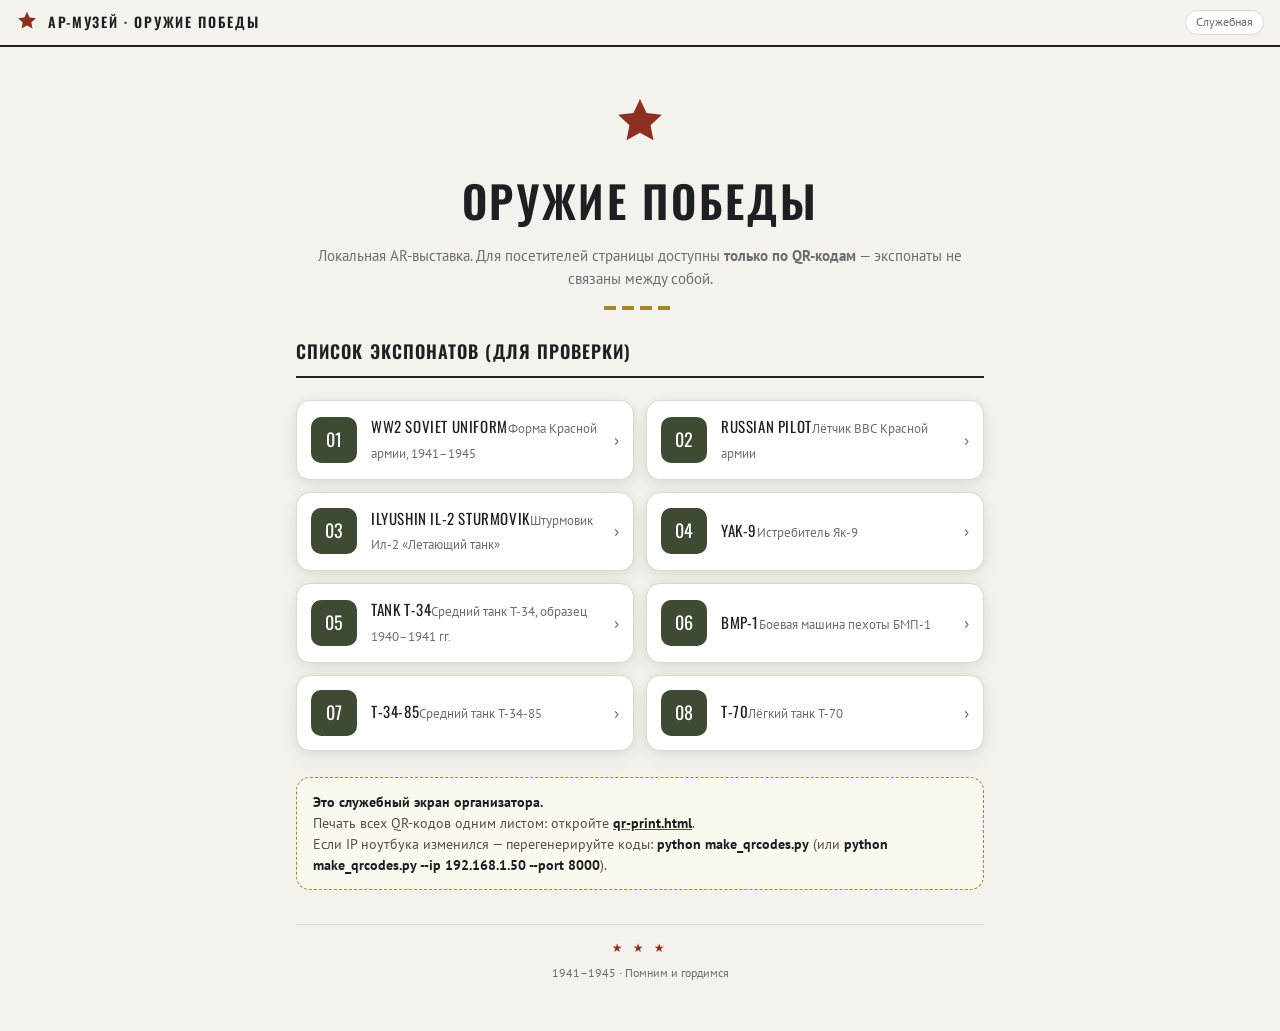
<file: ar-site/index.html>
<!DOCTYPE html>
<html lang="ru">
<head>
<meta charset="utf-8">
<meta name="viewport" content="width=device-width, initial-scale=1, viewport-fit=cover">
<meta name="theme-color" content="#f4f2ec">
<title>Ар-музей «Оружие Победы» — служебная страница</title>
<link href="https://fonts.googleapis.com/css2?family=Oswald:wght@500;600&family=PT+Sans:ital,wght@0,400;0,700&display=swap" rel="stylesheet">
<link rel="stylesheet" href="css/style.css">
</head>
<body>
<header class="topbar">
  <svg class="star" viewBox="0 0 24 24"><path d="M12 .9l2.9 6.2 6.8.8-5 4.6 1.3 6.7L12 15.9 6 19.2l1.3-6.7-5-4.6 6.8-.8z"/></svg>
  <span class="brand">Ар-музей · Оружие Победы</span>
  <span class="ex-id">Служебная</span>
</header>

<main>
  <div class="hero">
    <svg class="big-star" viewBox="0 0 24 24"><path d="M12 .9l2.9 6.2 6.8.8-5 4.6 1.3 6.7L12 15.9 6 19.2l1.3-6.7-5-4.6 6.8-.8z"/></svg>
    <h1>Оружие Победы</h1>
    <p>Локальная AR-выставка. Для посетителей страницы доступны <b>только по QR-кодам</b> —
       экспонаты не связаны между собой.</p>
    <div class="rule"></div>
  </div>

  <section class="facts" style="margin-top:18px">
    <h2>Список экспонатов (для проверки)</h2>
    <div class="catalog" id="catalog"></div>
  </section>

  <div class="note">
    <b>Это служебный экран организатора.</b><br>
    Печать всех QR-кодов одним листом: откройте <a href="qr-print.html"><b>qr-print.html</b></a>.<br>
    Если IP ноутбука изменился — перегенерируйте коды: <b>python make_qrcodes.py</b>
    (или <b>python make_qrcodes.py --ip 192.168.1.50 --port 8000</b>).
  </div>

  <footer class="site"><span class="ribbon">★ ★ ★</span><br>1941–1945 · Помним и гордимся</footer>
</main>

<script src="js/data.js"></script>
<script>
const cat = document.getElementById("catalog");
EXHIBITS.forEach(e => {
  const a = document.createElement("a");
  a.className = "exhibit-card";
  a.href = "pages/" + e.id + ".html";
  a.innerHTML = '<span class="num">' + e.index + '</span><span><span class="t"></span><span class="s"></span></span><span class="arrow">›</span>';
  a.querySelector(".t").textContent = e.title;
  a.querySelector(".s").textContent = e.subtitle;
  cat.appendChild(a);
});
</script>
</body>
</html>
</file>
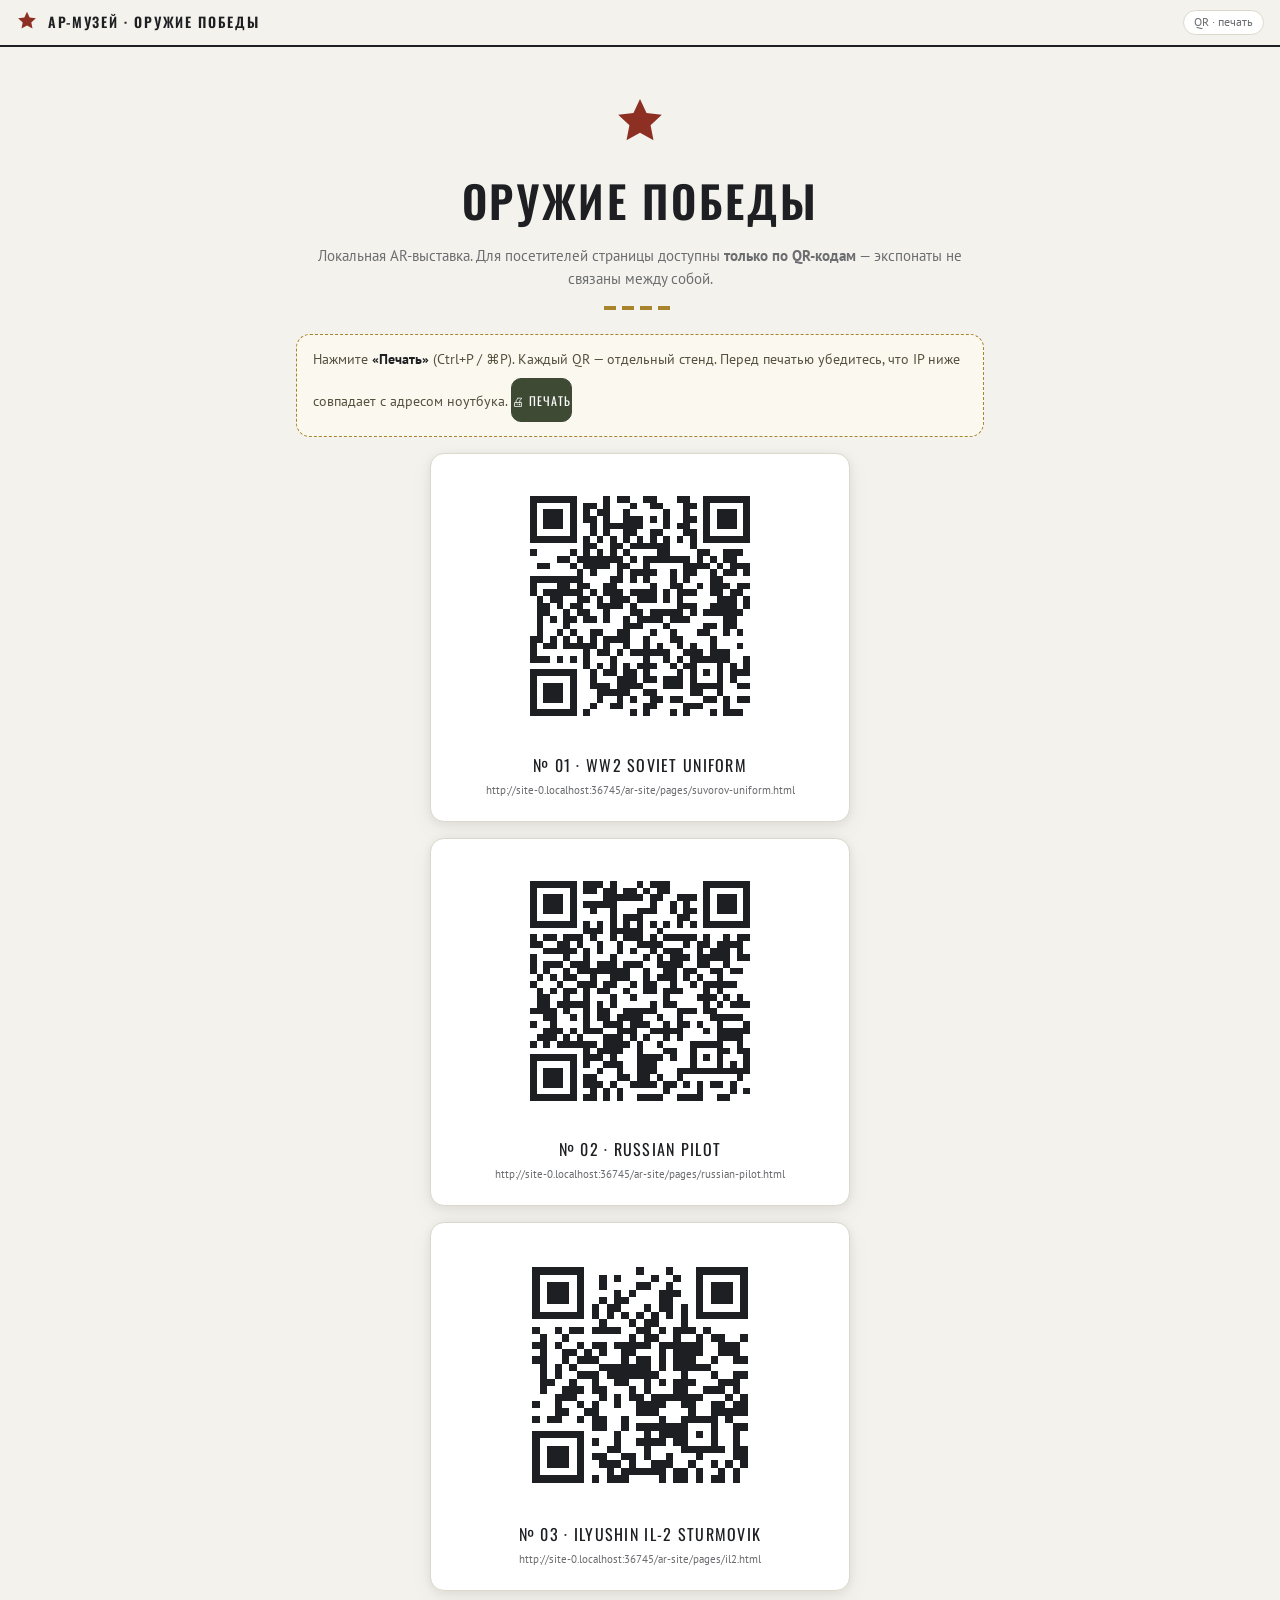
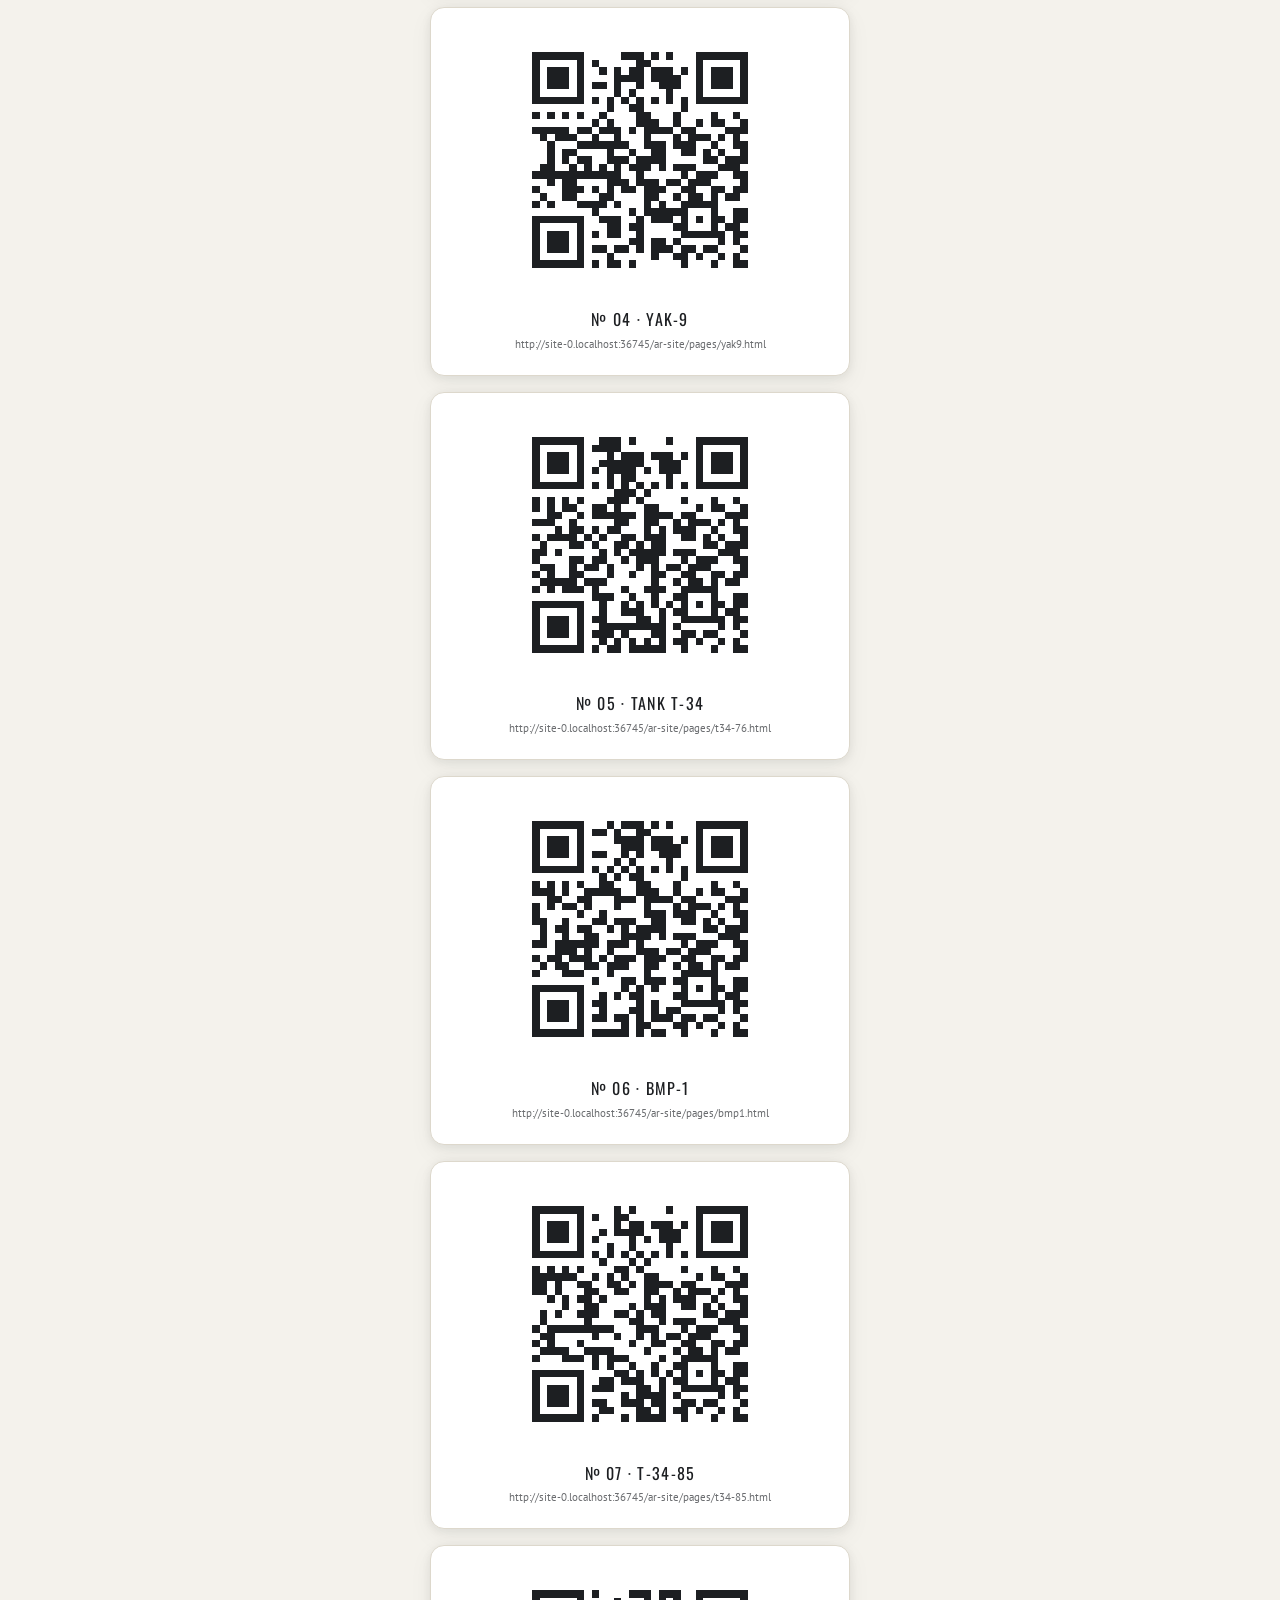
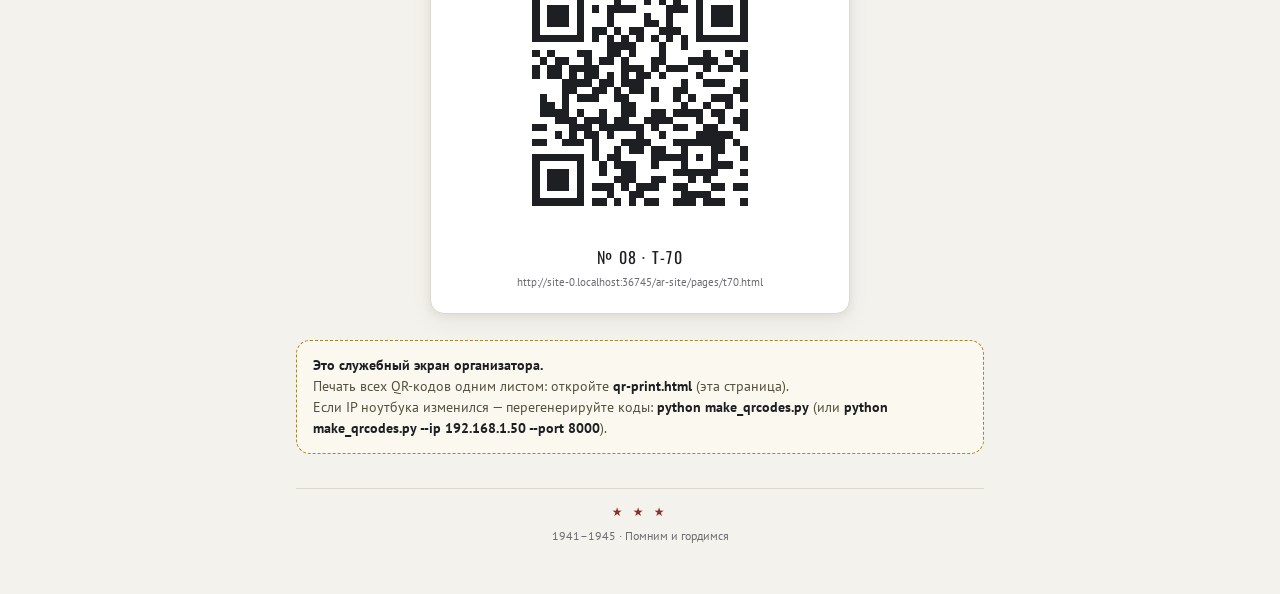
<file: ar-site/qr-print.html>
<!DOCTYPE html>
<html lang="ru">
<head>
<meta charset="utf-8">
<meta name="viewport" content="width=device-width, initial-scale=1, viewport-fit=cover">
<meta name="theme-color" content="#f4f2ec">
<title>Печать QR-кодов — Ар-музей «Оружие Победы»</title>
<link href="https://fonts.googleapis.com/css2?family=Oswald:wght@500;600&family=PT+Sans:ital,wght@0,400;0,700&display=swap" rel="stylesheet">
<link rel="stylesheet" href="css/style.css">
</head>
<body>
<header class="topbar">
  <svg class="star" viewBox="0 0 24 24"><path d="M12 .9l2.9 6.2 6.8.8-5 4.6 1.3 6.7L12 15.9 6 19.2l1.3-6.7-5-4.6 6.8-.8z"/></svg>
  <span class="brand">Ар-музей · Оружие Победы</span>
  <span class="ex-id">QR · печать</span>
</header>

<main>
  <div class="hero">
    <svg class="big-star" viewBox="0 0 24 24"><path d="M12 .9l2.9 6.2 6.8.8-5 4.6 1.3 6.7L12 15.9 6 19.2l1.3-6.7-5-4.6 6.8-.8z"/></svg>
    <h1>Оружие Победы</h1>
    <p>Локальная AR-выставка. Для посетителей страницы доступны <b>только по QR-кодам</b> —
       экспонаты не связаны между собой.</p>
    <div class="rule"></div>
  </div>

  <div class="no-print note" style="margin:14px 0">
    Нажмите <b>«Печать»</b> (Ctrl+P / ⌘P). Каждый QR — отдельный стенд.
    Перед печатью убедитесь, что IP ниже совпадает с адресом ноутбука.
    <button class="vbtn primary" style="max-width:200px;margin-top:8px" onclick="window.print()">🖨 Печать</button>
  </div>
  <div id="qr-list"></div>

  <div class="note">
    <b>Это служебный экран организатора.</b><br>
    Печать всех QR-кодов одним листом: откройте <b>qr-print.html</b> (эта страница).<br>
    Если IP ноутбука изменился — перегенерируйте коды: <b>python make_qrcodes.py</b>
    (или <b>python make_qrcodes.py --ip 192.168.1.50 --port 8000</b>).
  </div>

  <footer class="site"><span class="ribbon">★ ★ ★</span><br>1941–1945 · Помним и гордимся</footer>
</main>

<script src="js/data.js"></script>
<script>
const list = document.getElementById("qr-list");
const base = location.origin + location.pathname.replace(/[^/]*$/, "");
EXHIBITS.forEach(e => {
  const url = base + "pages/" + e.id + ".html";
  const card = document.createElement("div");
  card.className = "qr-sheet";
  card.innerHTML = '<img alt="QR ' + e.id + '"><div class="caption"></div><div class="url"></div>';
  card.querySelector("img").src = "qrcodes/" + e.id + ".png?ts=" + Date.now();
  card.querySelector(".caption").textContent = "№ " + e.index + " · " + e.title;
  card.querySelector(".url").textContent = url;
  list.appendChild(card);
});
</script>
</body>
</html>
</file>
<file: ar-site/css/style.css>
/* ============================================================
   АР-МУЗЕЙ «ОРУЖИЕ ПОБЕДЫ» — светлый, строгий, военный стиль
   Mobile-first: всё рассчитано на телефон.
   ============================================================ */
:root {
  --paper: #f4f2ec;        /* светлый фон, цвет бумаги архива */
  --card: #ffffff;
  --ink: #1d1f22;          /* почти чёрный текст */
  --muted: #6b6d70;
  --olive: #3f4a35;        /* хаки — акцент №1 */
  --gold: #a8842c;         /* латунь / георгиевский */
  --line: #ddd8cc;
  --danger: #8e2f24;       /* красный акцент (звезда) */
  --radius: 14px;
  --shadow: 0 2px 10px rgba(29,31,34,.07), 0 8px 24px rgba(29,31,34,.05);
}

* { box-sizing: border-box; margin: 0; padding: 0; }
html { -webkit-text-size-adjust: 100%; }
body {
  font-family: "PT Sans", "Segoe UI", Roboto, system-ui, sans-serif;
  background: var(--paper);
  color: var(--ink);
  line-height: 1.55;
  min-height: 100dvh;
}

h1, h2, h3, .stencil {
  font-family: "Oswald", "PT Sans Narrow", "Arial Narrow", Impact, sans-serif;
  text-transform: uppercase;
  letter-spacing: .06em;
  font-weight: 600;
}

a { color: inherit; }

/* ---------- Шапка ---------- */
.topbar {
  position: sticky; top: 0; z-index: 50;
  display: flex; align-items: center; gap: 10px;
  padding: calc(10px + env(safe-area-inset-top)) 16px 10px;
  background: rgba(244,242,236,.92);
  backdrop-filter: blur(8px);
  border-bottom: 2px solid var(--ink);
}
.topbar .star { width: 22px; height: 22px; flex: none; fill: var(--danger); }
.topbar .brand {
  font-family: "Oswald", sans-serif; text-transform: uppercase;
  letter-spacing: .12em; font-size: 14px; font-weight: 600;
}
.topbar .ex-id {
  margin-left: auto; font-size: 12px; color: var(--muted);
  border: 1px solid var(--line); border-radius: 999px; padding: 2px 10px;
  background: var(--card); white-space: nowrap;
}

/* ---------- Экспонат ---------- */
main { max-width: 720px; margin: 0 auto; padding: 16px 16px calc(48px + env(safe-area-inset-bottom)); }

.exhibit-head { margin: 8px 0 14px; }
.exhibit-head .category {
  display: inline-block; font-size: 11px; letter-spacing: .18em;
  text-transform: uppercase; color: var(--olive);
  border-left: 3px solid var(--gold); padding-left: 8px; margin-bottom: 8px;
}
.exhibit-head h1 { font-size: clamp(26px, 7vw, 40px); line-height: 1.1; }
.exhibit-head .subtitle { color: var(--muted); margin-top: 6px; font-size: 15px; }

/* ---------- AR/3D вьюпорт ---------- */
.viewer-card {
  position: relative;
  background: linear-gradient(180deg, #ffffff 0%, #eceadf 100%);
  border: 1px solid var(--line);
  border-radius: var(--radius);
  box-shadow: var(--shadow);
  overflow: hidden;
}
.viewer {
  position: relative;
  height: min(52vh, 460px);
  touch-action: none;           /* жесты достаются модели, а не странице */
  cursor: grab;
}
.viewer:active { cursor: grabbing; }
.viewer canvas { display: block; width: 100% !important; height: 100% !important; outline: none; }

.viewer-hint {
  position: absolute; left: 50%; bottom: 14px; transform: translateX(-50%);
  display: flex; align-items: center; gap: 8px;
  background: rgba(29,31,34,.78); color: #fff;
  font-size: 12px; letter-spacing: .04em;
  padding: 7px 14px; border-radius: 999px;
  pointer-events: none; transition: opacity .5s;
  white-space: nowrap;
}
.viewer-hint.hidden { opacity: 0; }
.viewer-hint svg { width: 14px; height: 14px; fill: #fff; flex: none; }

.viewer-toolbar {
  display: flex; gap: 8px; padding: 10px;
  border-top: 1px dashed var(--line);
  background: var(--card);
}
.vbtn {
  flex: 1; min-height: 44px;              /* крупная зона касания */
  border: 1px solid var(--ink); background: var(--card);
  border-radius: 10px; cursor: pointer;
  font-family: "Oswald", sans-serif; text-transform: uppercase;
  letter-spacing: .08em; font-size: 12px;
  display: inline-flex; align-items: center; justify-content: center; gap: 6px;
  transition: background .15s, transform .05s;
}
.vbtn:active { transform: scale(.97); }
.vbtn.primary { background: var(--olive); border-color: var(--olive); color: #fff; }
.vbtn.active { background: var(--ink); border-color: var(--ink); color: #fff; }
.vbtn[disabled] { opacity: .4; cursor: not-allowed; }

/* overlay при загрузке / ошибке */
.overlay {
  position: absolute; inset: 0; display: flex; flex-direction: column;
  align-items: center; justify-content: center; gap: 10px;
  background: rgba(244,242,236,.88); text-align: center; padding: 20px;
  font-size: 14px; color: var(--muted); z-index: 5;
}
.overlay.hidden { display: none; }
.spinner {
  width: 34px; height: 34px; border-radius: 50%;
  border: 3px solid var(--line); border-top-color: var(--olive);
  animation: spin 1s linear infinite;
}
@keyframes spin { to { transform: rotate(360deg); } }

/* ---------- Факты ---------- */
.facts { margin-top: 26px; }
.facts h2 {
  font-size: 18px; display: flex; align-items: center; gap: 10px;
  padding-bottom: 10px; border-bottom: 2px solid var(--ink); margin-bottom: 4px;
}
.facts h2::after { content: ""; flex: 1; }
.fact {
  display: flex; gap: 14px; padding: 14px 2px;
  border-bottom: 1px solid var(--line);
}
.fact:last-child { border-bottom: none; }
.fact-num {
  flex: none; width: 34px; height: 34px; border-radius: 8px;
  background: var(--ink); color: #fff;
  font-family: "Oswald", sans-serif; font-size: 14px;
  display: flex; align-items: center; justify-content: center;
}
.fact p { font-size: 15px; }

footer.site {
  margin-top: 34px; padding-top: 14px; border-top: 1px solid var(--line);
  font-size: 12px; color: var(--muted); text-align: center;
}
footer.site .ribbon {
  display: inline-block; margin-bottom: 6px; color: var(--danger);
  letter-spacing: .3em;
}

/* ---------- Титульная страница ---------- */
.hero { padding: 34px 4px 10px; text-align: center; }
.hero .big-star { width: 54px; height: 54px; fill: var(--danger); }
.hero h1 { font-size: clamp(28px, 8vw, 44px); margin-top: 10px; }
.hero p { color: var(--muted); margin-top: 8px; font-size: 15px; }
.hero .rule {
  width: 72px; height: 4px; margin: 16px auto 0;
  background: repeating-linear-gradient(90deg, var(--gold) 0 12px, transparent 12px 18px);
}

.catalog { display: grid; grid-template-columns: 1fr; gap: 12px; margin-top: 22px; }
@media (min-width: 560px) { .catalog { grid-template-columns: 1fr 1fr; } }

.exhibit-card {
  display: flex; align-items: center; gap: 14px;
  background: var(--card); border: 1px solid var(--line);
  border-radius: var(--radius); padding: 14px;
  text-decoration: none; box-shadow: var(--shadow);
  transition: transform .12s, border-color .12s;
}
.exhibit-card:active { transform: scale(.98); border-color: var(--olive); }
.exhibit-card .num {
  flex: none; width: 46px; height: 46px; border-radius: 10px;
  background: var(--olive); color: #fff;
  font-family: "Oswald", sans-serif; font-size: 18px;
  display: flex; align-items: center; justify-content: center;
}
.exhibit-card .t { font-family: "Oswald", sans-serif; text-transform: uppercase; letter-spacing: .04em; font-size: 15px; }
.exhibit-card .s { font-size: 12.5px; color: var(--muted); margin-top: 2px; }
.exhibit-card .arrow { margin-left: auto; color: var(--muted); font-size: 18px; }

.note {
  margin-top: 26px; background: #fbf8ef; border: 1px dashed var(--gold);
  border-radius: var(--radius); padding: 14px 16px; font-size: 13.5px; color: #55513f;
}
.note b { color: var(--ink); }

/* ---------- Печать QR-листов ---------- */
@media print {
  body { background: #fff; }
  .no-print { display: none !important; }
  .qr-sheet { page-break-inside: avoid; }
}
.qr-sheet {
  background: #fff; border: 1px solid var(--line); border-radius: var(--radius);
  box-shadow: var(--shadow); padding: 22px; margin: 16px auto; max-width: 420px;
  text-align: center;
}
.qr-sheet img { width: 260px; height: 260px; image-rendering: pixelated; }
.qr-sheet .caption { margin-top: 10px; font-family: "Oswald", sans-serif; text-transform: uppercase; letter-spacing: .08em; }
.qr-sheet .url { font-size: 11px; color: var(--muted); word-break: break-all; margin-top: 4px; }
</file>
